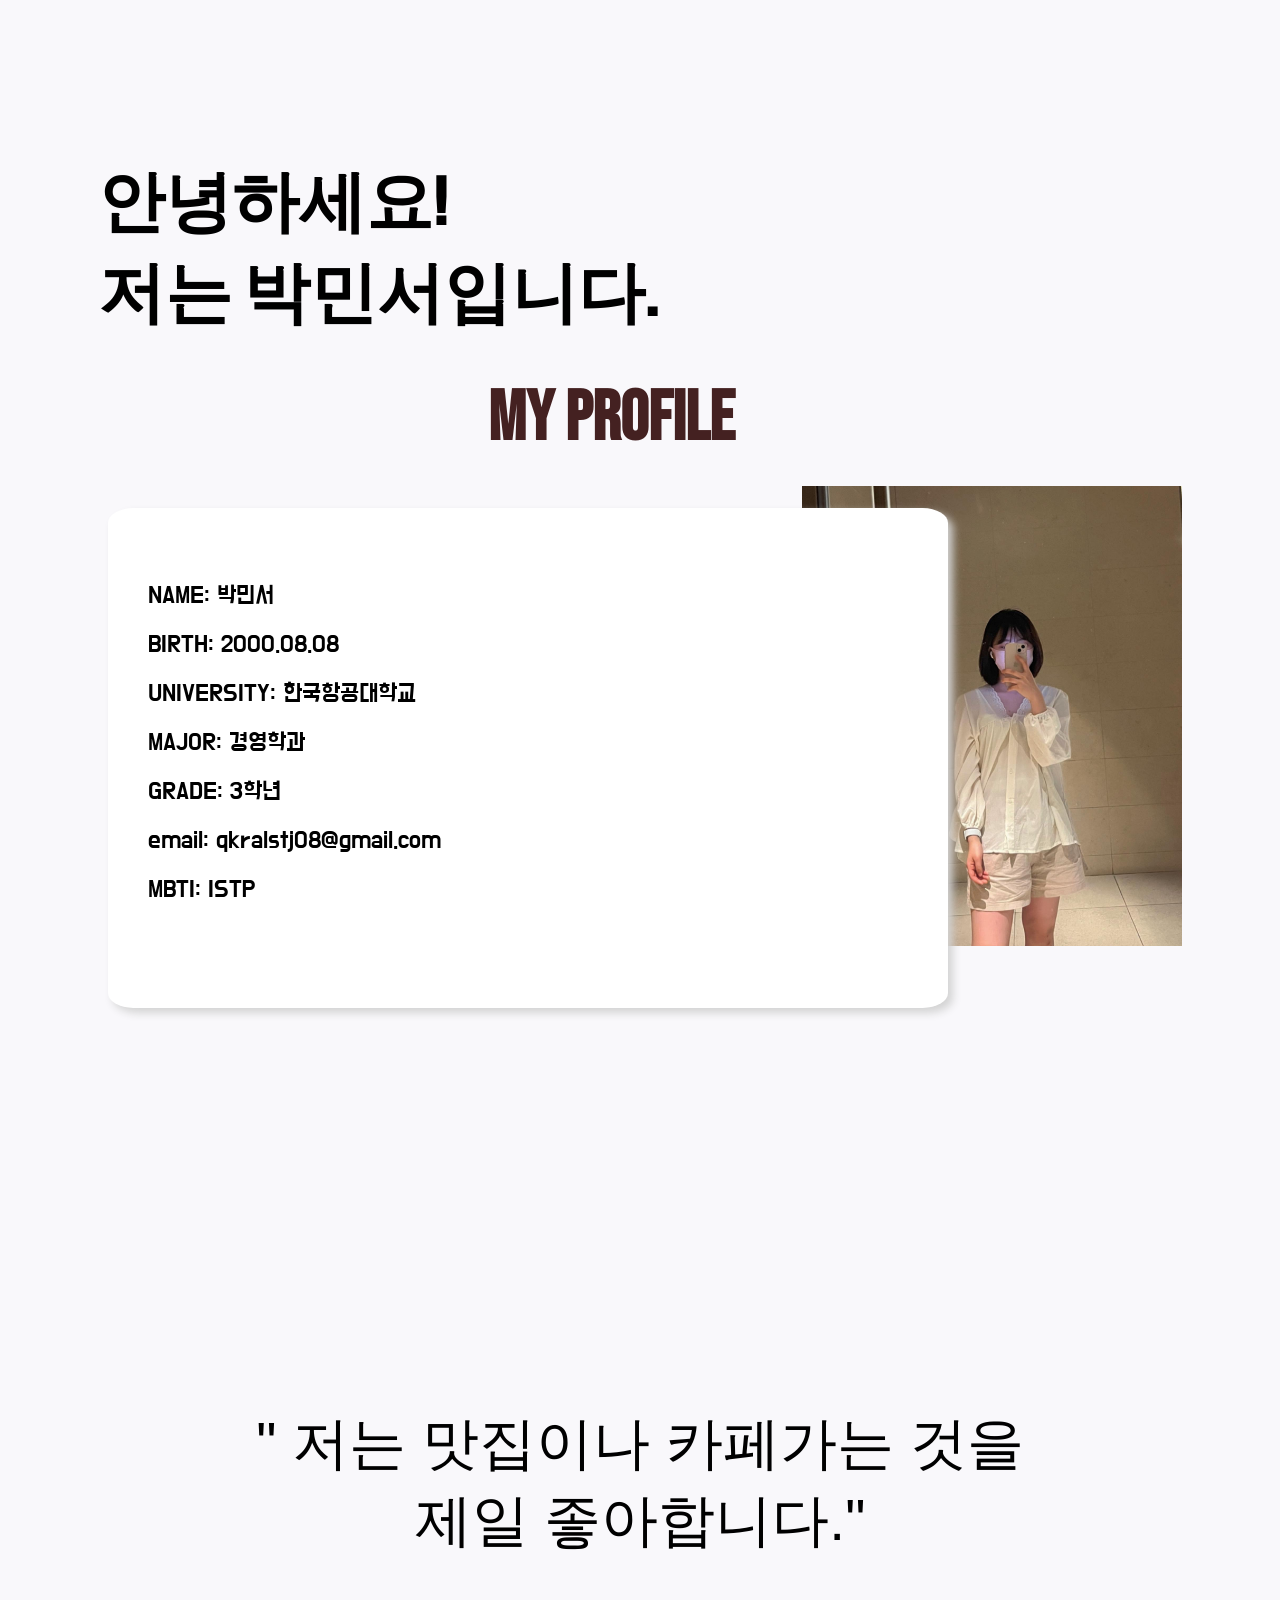
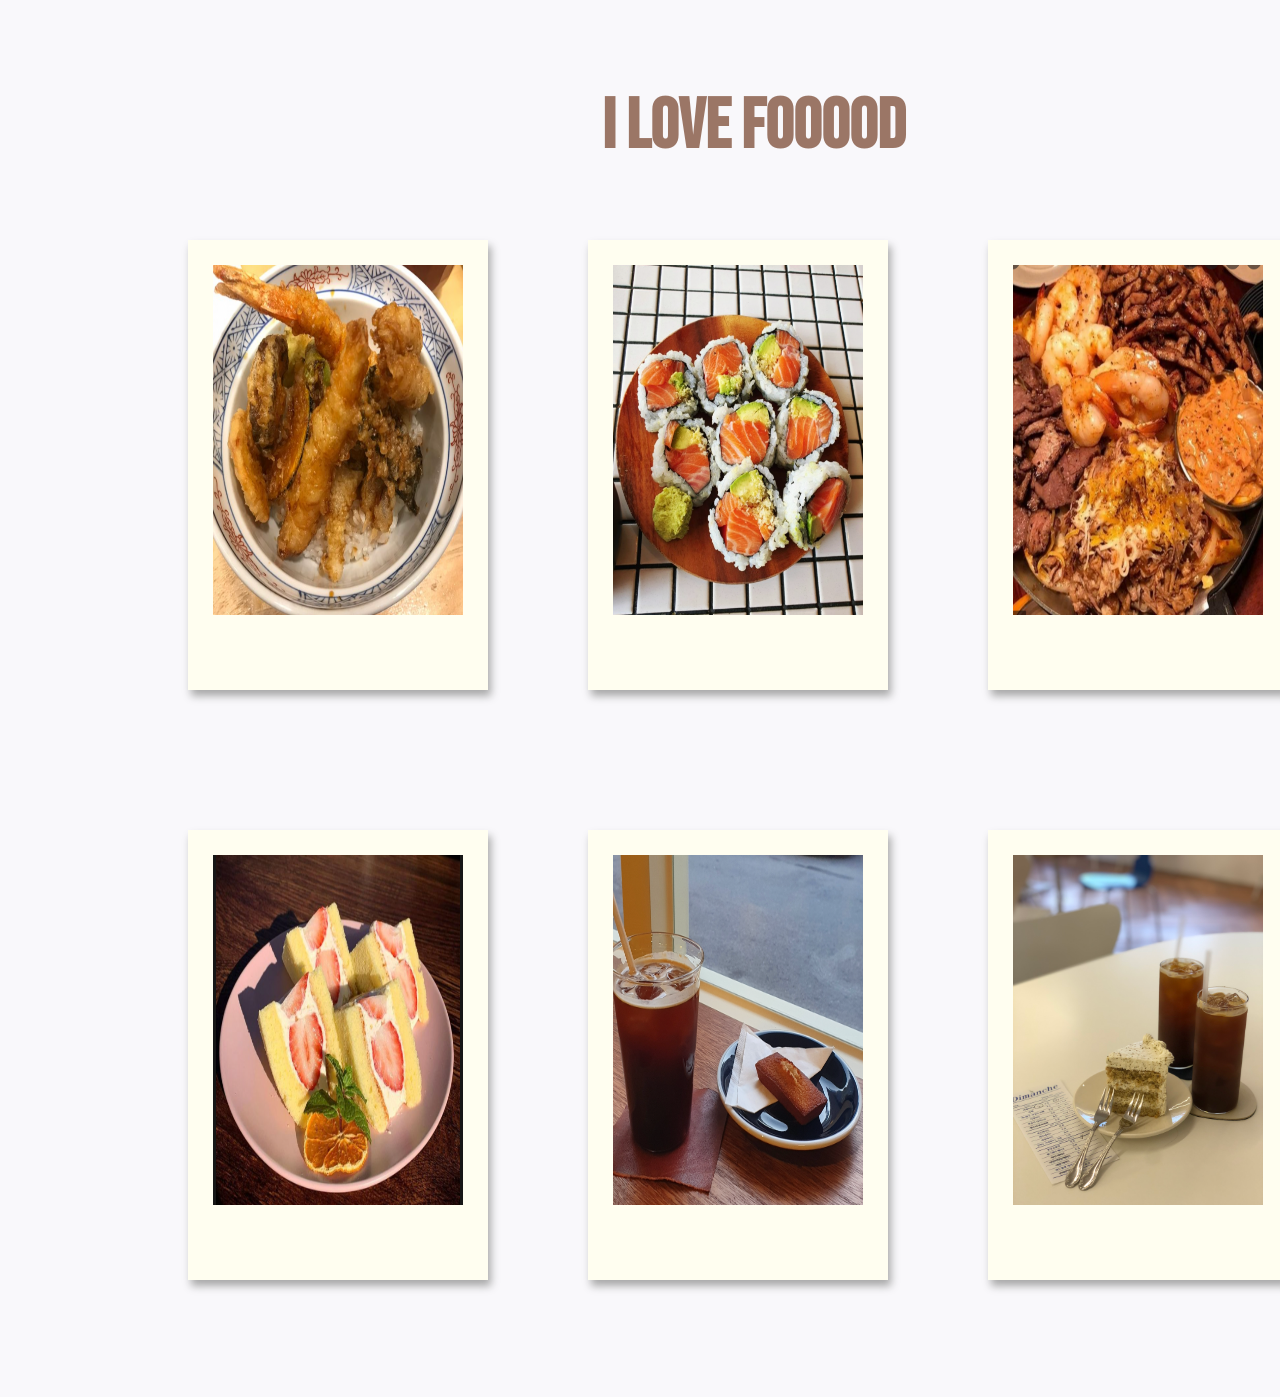
<file: 01introduce.html>
<!DOCTYPE html>
<html lang="en">

<head>
    <meta charset="UTF-8">
    <meta http-equiv="X-UA-Compatible" content="IE=edge">
    <meta name="viewport" content="width=device-width, initial-scale=1.0">
    <link rel="stylesheet" href="css/01styleintroduce.css">
    <title>Introduce</title>
    <link rel="preconnect" href="https://fonts.googleapis.com">
    <link rel="preconnect" href="https://fonts.gstatic.com" crossorigin>
    <link href="https://fonts.googleapis.com/css2?family=Bebas+Neue&family=Do+Hyeon&family=Gamja+Flower&family=Gentium+Plus:wght@400;700&family=Gothic+A1:wght@100;200&family=IBM+Plex+Sans+KR:wght@100;200&family=Jua&family=Mukta:wght@300&family=Nanum+Gothic:wght@400;700;800&family=Noto+Sans+KR:wght@300&family=Roboto+Mono:ital,wght@0,200;0,300;0,400;1,100;1,200;1,300&family=Shadows+Into+Light&family=Sunflower&display=swap" rel="stylesheet">
</head>

<body>


    <p class="title">안녕하세요! <br> 저는 박민서입니다. </p>

    <div class="itsme_wrapper relative">
        <!-- <img src="../img/itsme.JPG" alt="" id="itsme"> -->
        <img src="/img/itsme.JPG" alt="" id="itsme">
        
    </div>

    <div class="wrap1 relative">

        <h1 class="basicinfo relative">MY PROFILE</h1>
        <ul class="menu relative" id="basic">
            <br><br><br><br>
            <li>NAME: 박민서</li>
            <br>
            <li>BIRTH: 2000.08.08</li>
            <br>
            <li>UNIVERSITY: 한국항공대학교</li>
            <br>
            <li>MAJOR: 경영학과</li>
            <br>
            <li>GRADE: 3학년</li>
            <br>
            <li>email: qkralstj08@gmail.com</li>
            <br>
            <li>MBTI: ISTP</li>
            <br>

        </ul>
    </div>

    <div>
        <h1 class="basicinfo2 relative">I LoVe fooood</h1>
    </div>
    <p class="title2"> " 저는 맛집이나 카페가는 것을 <br> 제일 좋아합니다." </p>
   
   
    <div class="wrapper relative">
        <div class="box "><img src="/img/food1.png" alt="" ></div>

    </div>

    <div class="wrapper relative ">
        <div class="box "><img src="/img/food2.png" alt=""  ></div>
       
    </div>
        

    <div class="wrapper relative ">
        <div class=" box "><img src="/img/food3.png" alt=""  ></div>
        
    </div>
        

    <div class="wrapper relative ">
        <div class="box "><img src="/img/coffee1.png" alt=""  ></div>
        
        
    </div>   
        
    <div class="wrapper relative ">
        <div class="box "><img src="/img/coffee2.png" alt=""></div>
       
    </div>
        
    <div class="wrapper relative ">
        <div class="box "><img src="/img/coffee3.jpg" alt="" ></div>
       
    </div>

   

    <br><br><br><br><br><br><br><br><br><br><br><br><br><br><br><br>
</body>

</html>
</file>
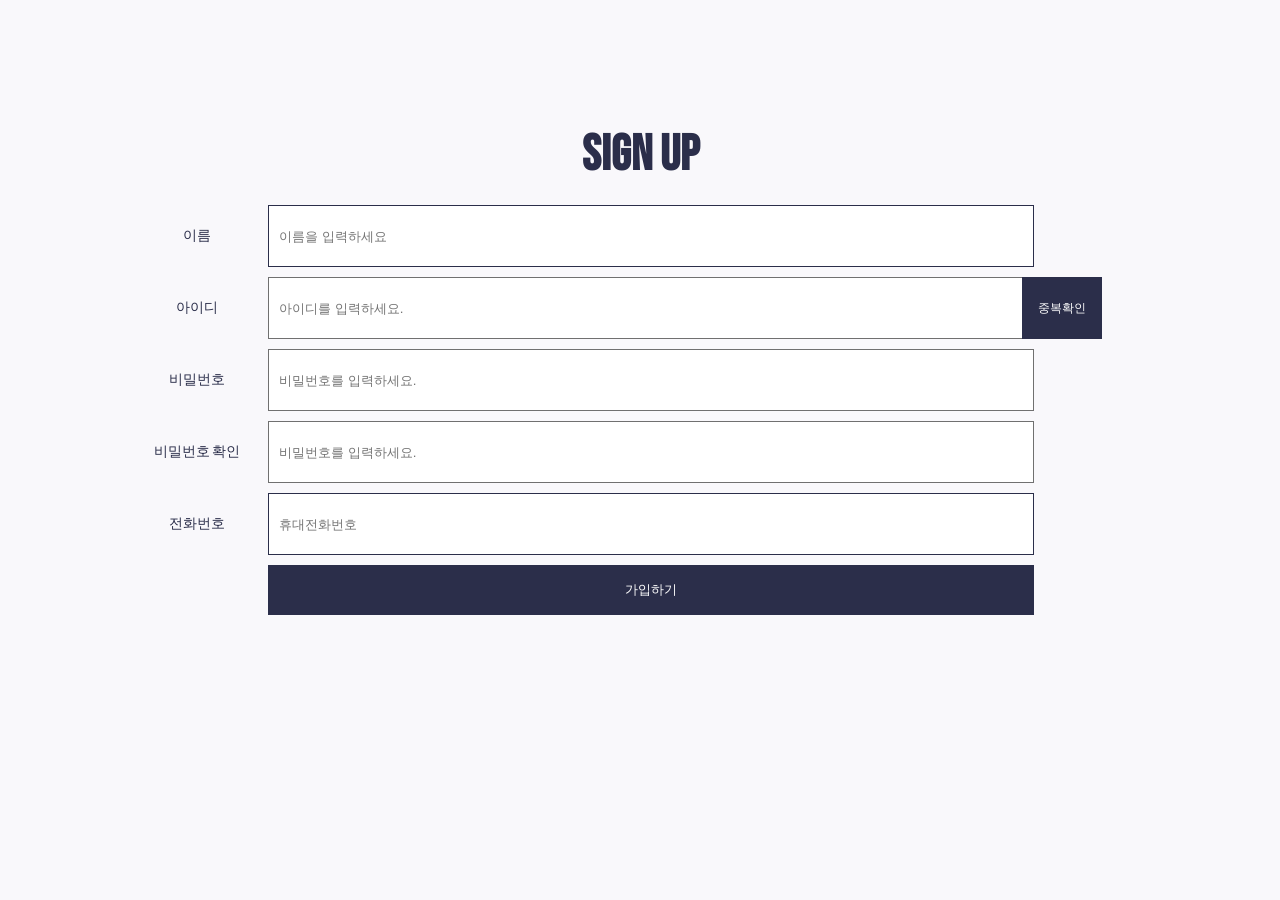
<file: 04Signup.html>
<!DOCTYPE html>
<html lang="en">

<head>
    <meta charset="UTF-8">
    <meta http-equiv="X-UA-Compatible" content="IE=edge">
    <meta name="viewport" content="width=device-width, initial-scale=1.0">
    <link rel="stylesheet" href="css/04styleSignup.css">
    <title>Login</title>
    <link rel="preconnect" href="https://fonts.googleapis.com">
    <link rel="preconnect" href="https://fonts.gstatic.com" crossorigin>
    <link
        href="https://fonts.googleapis.com/css2?family=Bebas+Neue&family=Do+Hyeon&family=Gamja+Flower&family=Gentium+Plus:wght@400;700&family=IBM+Plex+Sans+KR:wght@100;200&family=Mukta:wght@300&family=Nanum+Gothic:wght@400;700;800&family=Roboto+Mono:ital,wght@0,200;0,300;0,400;1,100;1,200;1,300&family=Shadows+Into+Light&family=Sunflower&display=swap"
        rel="stylesheet">




</head>

<body>
    <div class="register">
        <h3>Sign Up</h3>
        <form action="javascript:saveGuestbook();" name="guestbookFrm" class="guestbookFrm">

            <div class="flex">

                <!-- 이름입력 폼 -->
                <ul class="container">
                    <li class="item center">
                        이름
                    </li>
                    <li class="item">
                        <input type="text" name="username" id="username" placeholder="이름을 입력하세요" autofocus required>
                    </li>
                    <li class="item">
                    </li>
                </ul>
                <!-- 아이디 입력 폼 -->
                <ul class="container">
                    <li class="item center">
                        아이디
                    </li>
                    <li class="item">
                        <input type="text" id="id" placeholder="아이디를 입력하세요." required>
                    </li>
                    <li class="item">
                        <button class="idcheck">중복확인</button>
                    </li>
                </ul>

                <!-- 비밀번호 입력폼 -->
                <ul class="container">
                    <li class="item center">
                        비밀번호
                    </li>
                    <li class="item">
                        <input type="password" id="pwd" placeholder="비밀번호를 입력하세요." required>
                    </li>
                    <li class="item">

                    </li>
                </ul>

                <!-- 비밀번호 확인 입력폼 -->
                <ul class="container">
                    <li class="item center">
                        비밀번호 확인
                    </li>
                    <li class="item">
                        <input type="password" id="pwd2" placeholder="비밀번호를 입력하세요." required>
                    </li>
                    <li class="item">

                    </li>
                </ul>

                <!-- 전화번호 입력폼 -->
                <ul class="container">
                    <li class="item center">
                        전화번호
                    </li>
                    <li class="item">
                        <input type="text" id="phone" placeholder="휴대전화번호">
                    </li>
                    <li class="item">

                    </li>

                    <!-- 가입하기 제출 버튼 -->
                </ul>
                <ul class="container">
                    <li class="item center">

                    </li>
                    <li class="item">
                        <button class="button">가입하기</button>
                    </li>
                    <li class="item">



                    </li>
                </ul>
            </div>
        </form>
    </div>



    <script>

// !!!!!!!!!!!!!!!!!!!!!!!!!!!!!!!!!!!!!!!!!!!!!!!!!!!!!!!!!!!!!!!!!!!!!!!!!!!!!!!!!!!!!//
        /**
         * 회원가입 전 유효성 검사가 안돼서 주석했습니다 ㅜ,ㅜ 어느 부분에 들어가야 될까요...??
         */


//!!!!!!!!!!!!!!!!!!!!!!!!!!!!!!!!!!!!!!!!!!!!!!!!!!!!!!!!!!!!!!!!!!!!!!!!!!!!!!!!!!!!!!!!//
         


        // ============ 이름 유효성 검사 ============//
        
        // document.querySelector("#name").onblur = (e) => {

        //     const val = e.target.value;
        //     if (!/^[가-힣]{2,5}$/.test(val)) {
        //         alert("2~5자의 한글 이름을 입력해주새요");
        //         return false;
        //     }
        // };


        // ============ 아이디 유효성 검사 ============= // 
        

        // document.querySelector("#id").onblur = (e) => {
        //     const val = e.target.value;
        //     if (!/^[a-zA-Z0-9]{4,12}$/.test(val)) {
        //         alert("ID는 4~12자의 영어와 숫자로만 입력해주세요. ");
        //         return false;
        //     }
        // }



       //================== 비밀번호 유효성 검사 ================// 


        // document.querySelector("#pwd").onblur = (e) => {
        //     const val = e.target.value;
        //     if (!/^.{8,12}$/.test(val)) {
        //         alert("비밀번호는 8 ~ 12자리여야 합니다.");
        //         return false;
        //     }
        //     if (!/\d/.test(val)) {
        //         alert("비밀번호는 하나이상의 숫자를 포함해야 합니다.");
        //         return false;
        //     }
        //     if (!/[a-z]/i.test(val)) {
        //         alert("비밀번호는 하나이상의 영문자를 포함해야 합니다.");
        //         return false;
        //     }
        //     if (!/[!&/\\*@]/i.test(val)) {
        //         alert("비밀번호는 하나이상의 특수문자(!&/\\*@)를 포함해야 합니다.");
        //         return false;
        //     }

        //     console.log("비밀번호가 유효합니다.");
        // };


        // ========== 비밀번호 확인 유효성 검사 =============== //


        // document.querySelector("#pwd2").onblur = (e) => {
        //     const val = e.target.value;
        //     if (pwd2.value != pwd.value) {
        //         alert("비밀번호가 틀립니다. 다시확인하여 입력해주세요. ")
        //         return false;
        //     }
        // }


        // ============ 전화번호 유효성 검사 ===================//

        // document.querySelector("#phone").onblur = (e) => {
        //     const val = e.target.value;
        //     if (!/^(01[016789]{1})-?[0-9]{3,4}-?[0-9]{4}$/.test(val)) {
        //         alert("올바른 전화번호를 입력해주세요. ");
        //         return false;
        //     };
        // };






        class Guestbook {
            constructor(username, id, pwd, phone) {
                this.username = username;
                this.id = id;
                this.pwd = pwd;
                this.phone = phone;
            }
        }

        const saveGuestbook = () => {
            // 사용자입력값 
            const usernameVal = username.value;
            const useridVal = id.value;
            const pwdVal = pwd.value;
            const userphoneVal = phone.value;
            console.log(usernameVal);

            // guestbook객체
            const guestbook = new Guestbook(usernameVal, useridVal, pwdVal, userphoneVal);

            // 배열에 저장
            const guestbooks = JSON.parse(localStorage.getItem("guestbooks")) || [];
            guestbooks.push(guestbook);
            // console.log(guestbooks);

            // json
            const data = JSON.stringify(guestbooks);
            console.log(data);

            // localStorage에 저장
            localStorage.setItem('guestbooks', data);

            // 초기화
            document.guestbookFrm.reset();
        };
    </script>



</body>


</html>
</file>
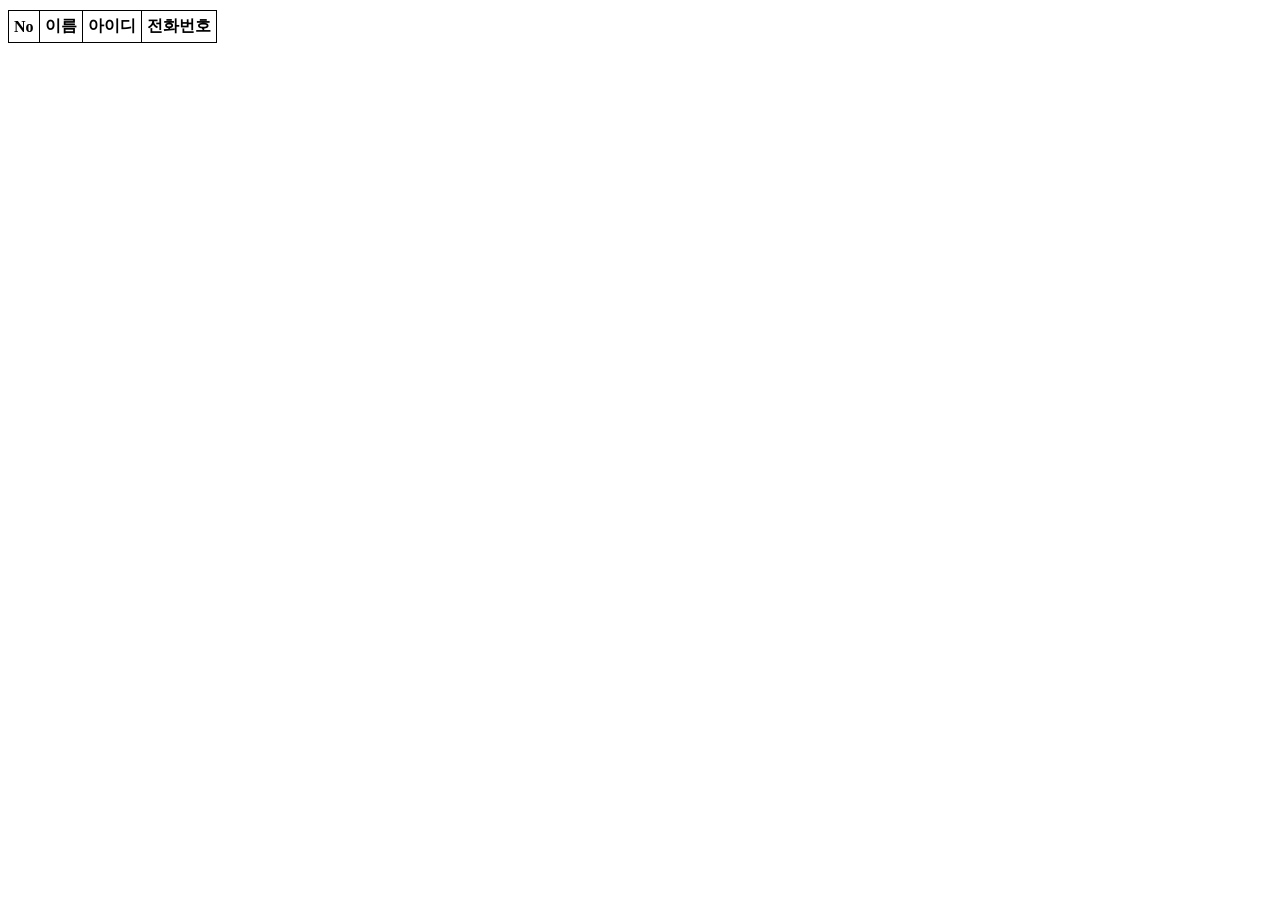
<file: 05.memberlist.html>
<!DOCTYPE html>
<html lang="en">

<head>
    <meta charset="UTF-8">
    <meta http-equiv="X-UA-Compatible" content="IE=edge">
    <meta name="viewport" content="width=device-width, initial-scale=1.0">
    <link rel="stylesheet" href="css/05stylememberlist.css">
    <title>MemberList</title>

  
    <script>
        window.onload = () => renderGuestbook();
    </script>
</head>

<body>

    <table id="tb-guestbook">
        <thead>
            <tr>
                <th>No</th>
                <th>이름</th>
                <th>아이디</th>
                <th>전화번호</th>
            </tr>
        </thead>
        <tbody></tbody>
    </table>


    <script>
        const renderGuestbook = (guestbooks = JSON.parse(localStorage.getItem("guestbooks"))) => {
            if (!guestbooks) return;
            const tbody = document.querySelector("#tb-guestbook tbody");
            tbody.innerHTML = "";
            guestbooks
                .map((guestbooks, index) => {
                    const {username, id, phone} = guestbooks;
                    console.log(username, id, phone);
                    return `<tr>
            <td>${index + 1}</td>
            <td>${username}</td>
            <td>${id}</td>
            <td>${phone}</td>
          </tr>`;
                })
                .forEach((tr) => {
                    tbody.innerHTML += tr;
                });
        }

    
    </script>
</body>

</html>
</file>
<file: css/01styleintroduce.css>
.wrapper:hover {
    transform: scale(1.1, 1.1);
   
}


.wrapper {
text-align: center;
float: left;
width: 300px;
height: 450px;
background-color:rgb(255, 254, 240);
margin: 40px 50px 40px ;
position: relative;
left: 130px;
top: 33px;

box-shadow: 3px 6px 8px  darkgray;



}
div.wrapper.relative{
margin-top: 100px;

}
.wrapper .box img{
width: 250px;
height: 350px;
padding: 25px;
text-align: center;

}
div.wrap1.relative {
position: relative;
bottom: 630px;
}

.comment {
display: flex;
justify-content: flex-start;

/* 메인축정렬 */
align-items: center;
}


ul#additional.menu.relative {
text-align: right;

}

.itsme_wrapper {
text-align: right;
bottom: 10px;
}


#itsme {
height: 460px;
width: 380px;
padding-right: 90px;

}

.basicinfo {
left: 480px;
color: rgba(66, 30, 30, 0.987);
font-family: 'Bebas Neue', cursive;
font-size: 70px;

}

.basicinfo2 {
    left: 594px;
    color: rgba(154, 116, 100, 0.987);
    font-family: 'Bebas Neue', cursive;
    font-size: 70px;    

}

.additional {
left: 100px;
font-family: 'Bebas Neue', cursive;
}


.menu {
height: 500px;
width: 800px;
background-color: rgb(255, 255, 255);
box-shadow: 5px 5px 8px lightgray;
left: 100px;
border-radius: 3%;

}

.title {
font-size: 67px;
font-weight: bolder;
text-align: left;
padding: 90px;
font-family: 'Bebas Neue', cursive;
position: relative;


}
.title2 {
margin-top: -500px;
font-size: 57px;
font-weight: bolder;
text-align: center;
padding: 90px;
font-family:  sans-serif;
font-weight: 500;
position: relative;
color: rgb(0, 0, 0);


}

body {
background-color: #f9f8fb;
}

/* 박스안 텍스트 */
ul.menu li {
list-style-type: none;
font-size: 25px;
font-family: 'Do Hyeon', sans-serif;
;



}

.relative {
position: relative;
}


.menu {
list-style-type: none;
right: 5px;
}

html{
    margin-bottom: 110px;
}
</file>
<file: css/04styleSignup.css>
body {
    background-color: #f9f8fb;
}

* {
    margin: 0;
    padding: 0;

}

ul,
li {
    list-style: none;
}

a {
    text-decoration: none;
    color: inherit;
}

.register {
    margin: 110px auto 0;
    padding: 15px 20px;
    color: #2b2e4a;
    font-size: 14px;
    font-family: 'Bebas Neue', cursive;

}

/* 회원가입 text */
.register h3 {
    font-size: 50px;
    margin-bottom: 20px;
    text-align: center;

}

.register input {
    width: 100%;
    height: 40px;
    outline: none;
    padding: 10px;
    border: 1px solid #707070;
    transition: 0.3s;
}

.register input:valid,
.register input:focus {
    border: 1px solid #2b2e4a;
}

.register .center {
    display: flex;
    align-items: center;
    justify-content: center;
}

.register .flex {
    display: flex;
    flex-direction: column;
}

.register .flex .container {
    display: grid;
    grid-template-columns: 1fr 3fr 1fr;
    margin-bottom: 10px;
}

.register .flex .container .item:first-child {
    margin-right: -106px;
}

.register .flex .container .item .idcheck {
    height: 100%;
    margin-left: 10px;
    padding: 5px 15px;
    background: #2b2e4a;
    border: 1px solid #2b2e4a;
    color: white;
    font-size: 12px;
    transition: 0.3s;
}

.register .flex .container .item .idcheck:hover {
    background: white;
    color: #2b2e4a;
}

.register .flex .container .item select {
    height: 40px;
    padding: 10px;
    border: 1px solid #2b2e4a;
}

.register .button {
    width: 103%;
    height: 50px;
    color: white;
    border: none;
    border: 1px solid #2b2e4a;
    background: #2b2e4a;
    transition: 0.3s;
}

.register .flex .container:last-child {
    margin: 0;
}

.register .button:hover {
    width: 100%;
    height: 40px;
    border: none;
    border: 1px solid #2b2e4a;
    color: #2b2e4a;
    background: white;
}
</file>
<file: css/05stylememberlist.css>
table {
    border: 1px solid #000;
    border-collapse: collapse;
    margin: 10px 0;
}

th,
td {
    border: 1px solid #000;
    padding: 5px;
}
</file>
